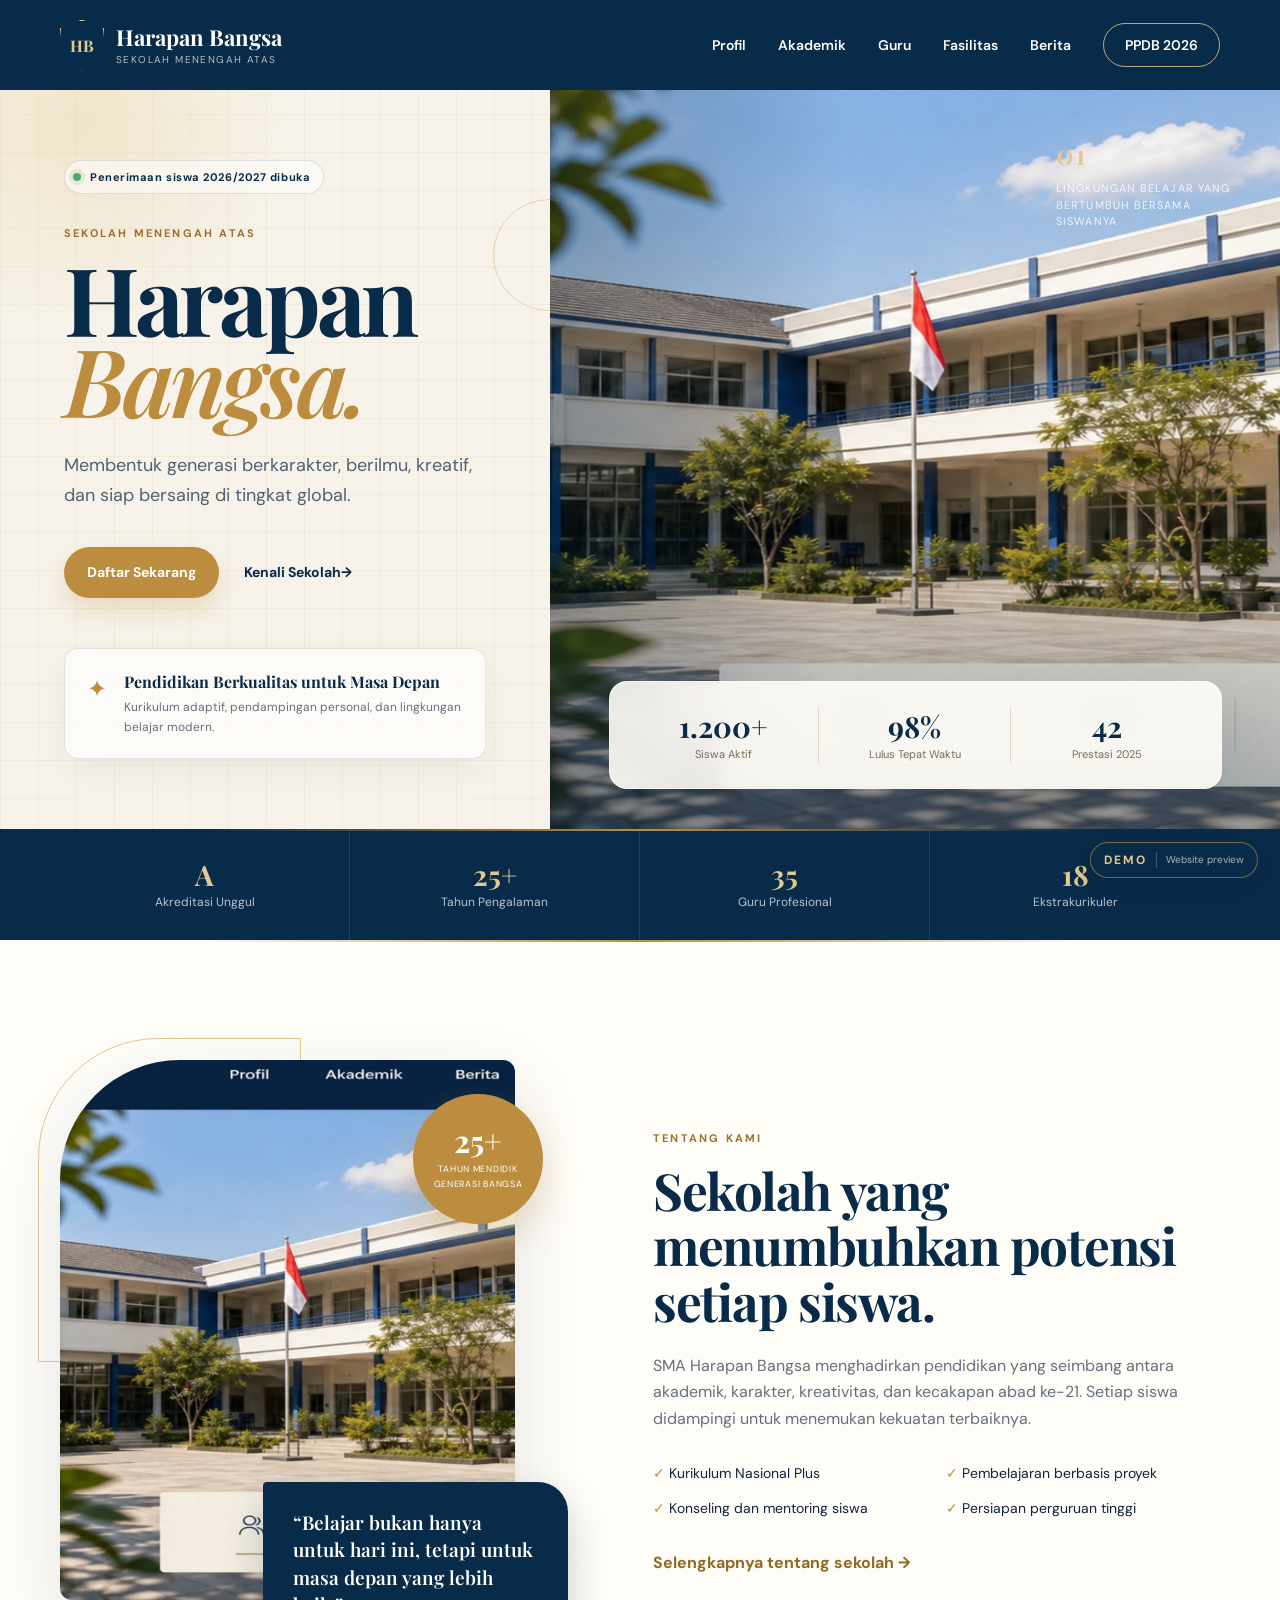
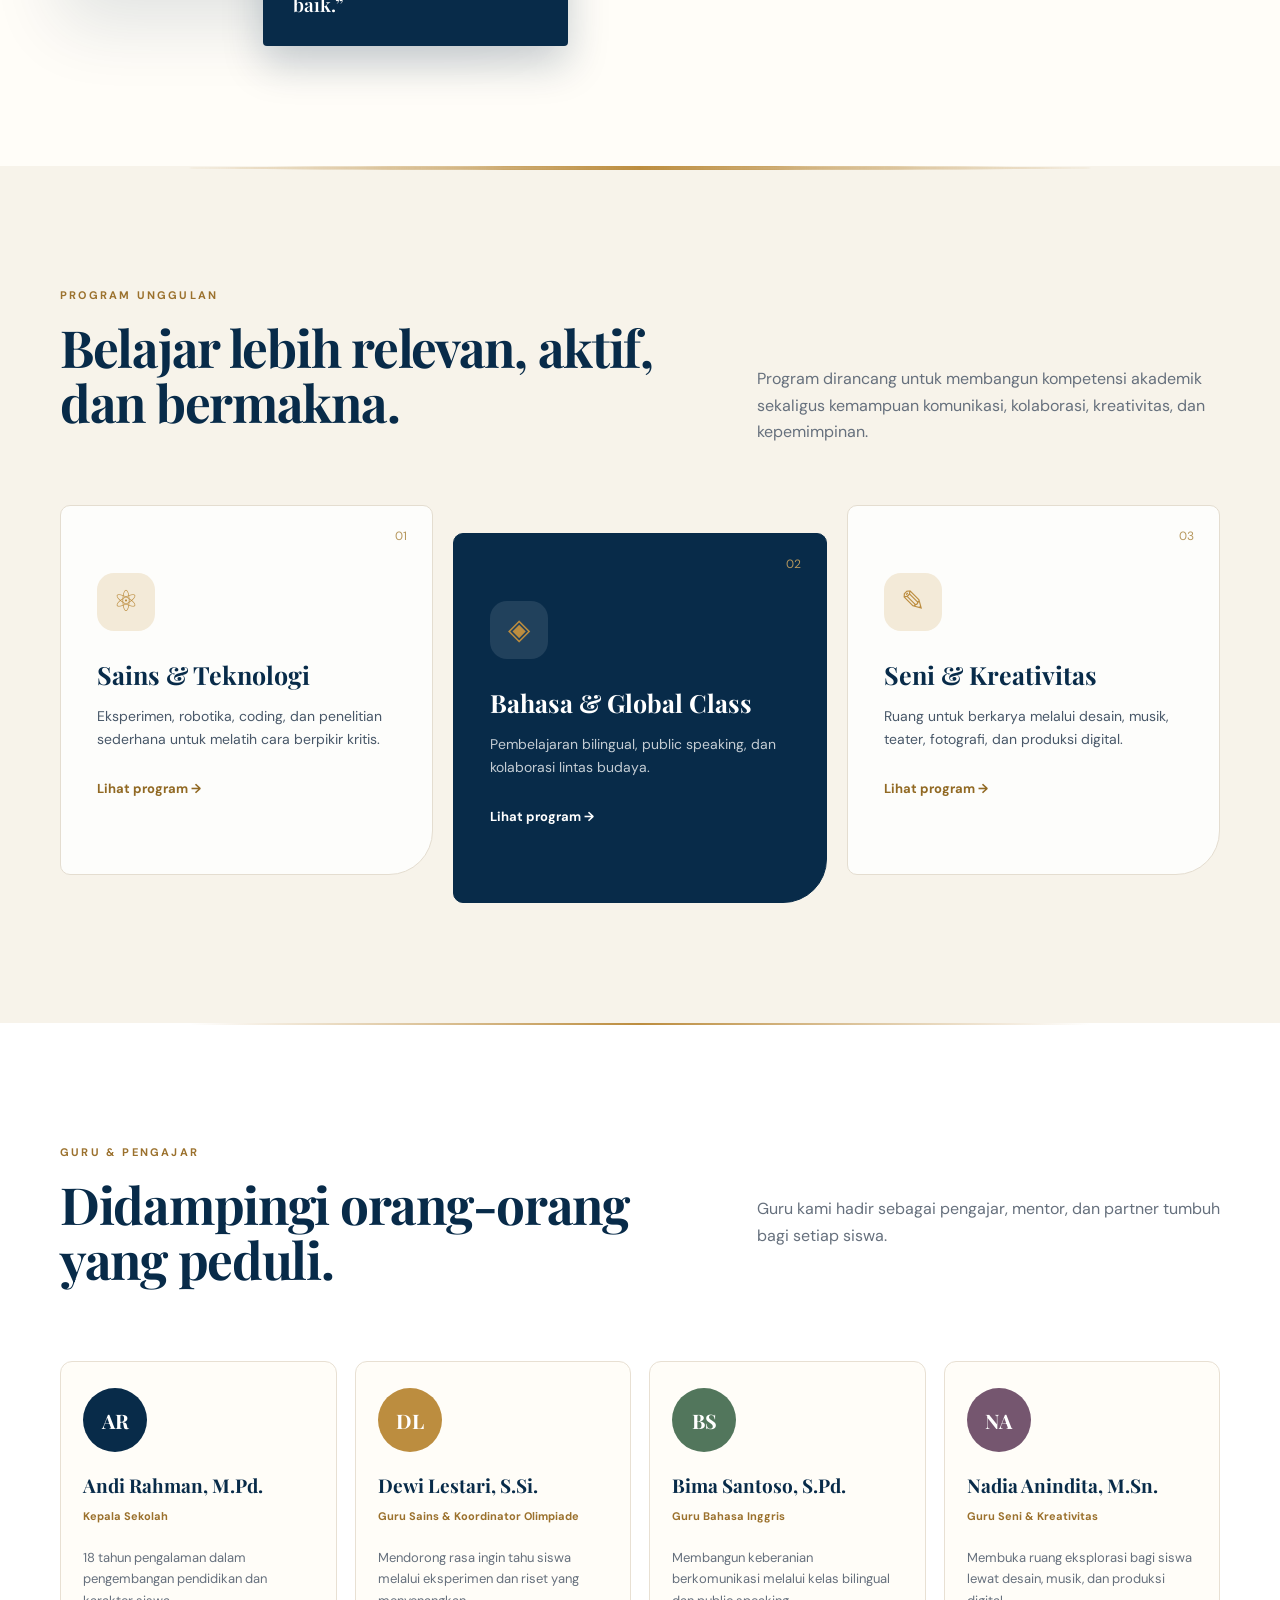
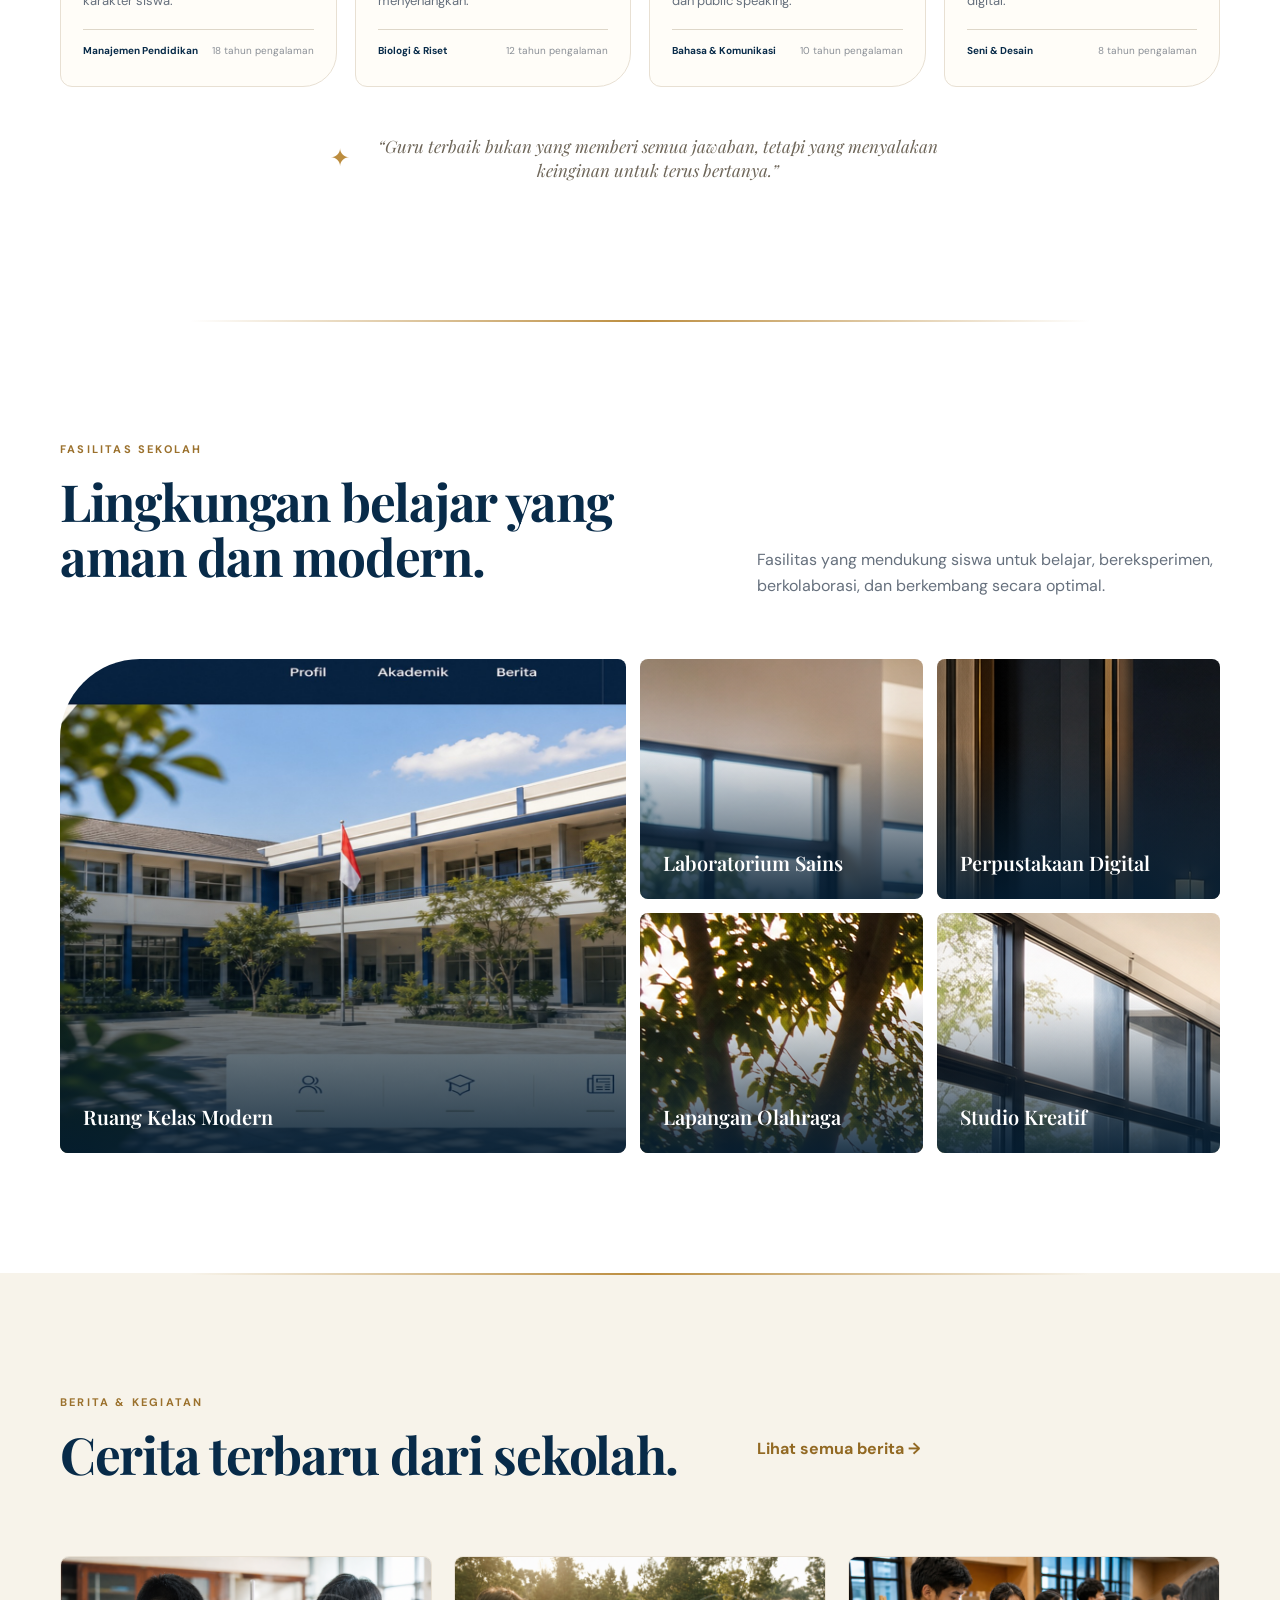
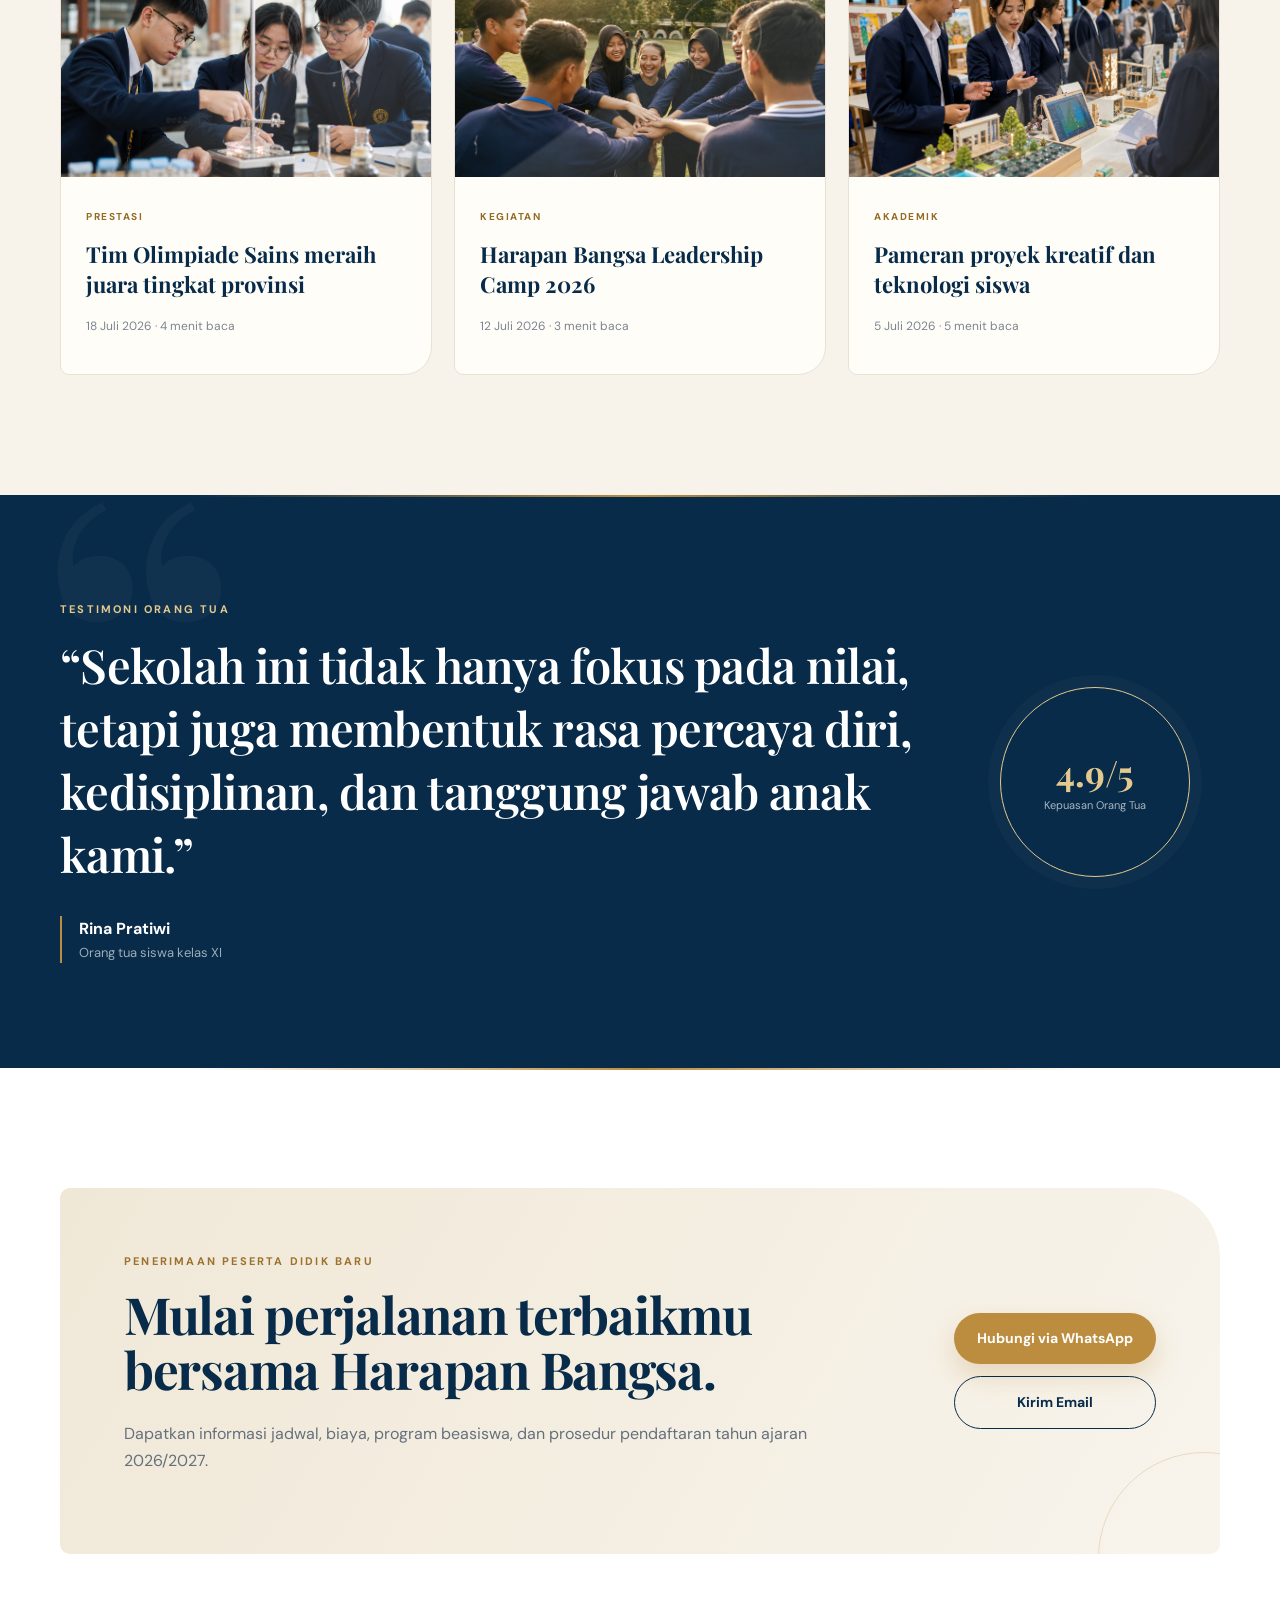
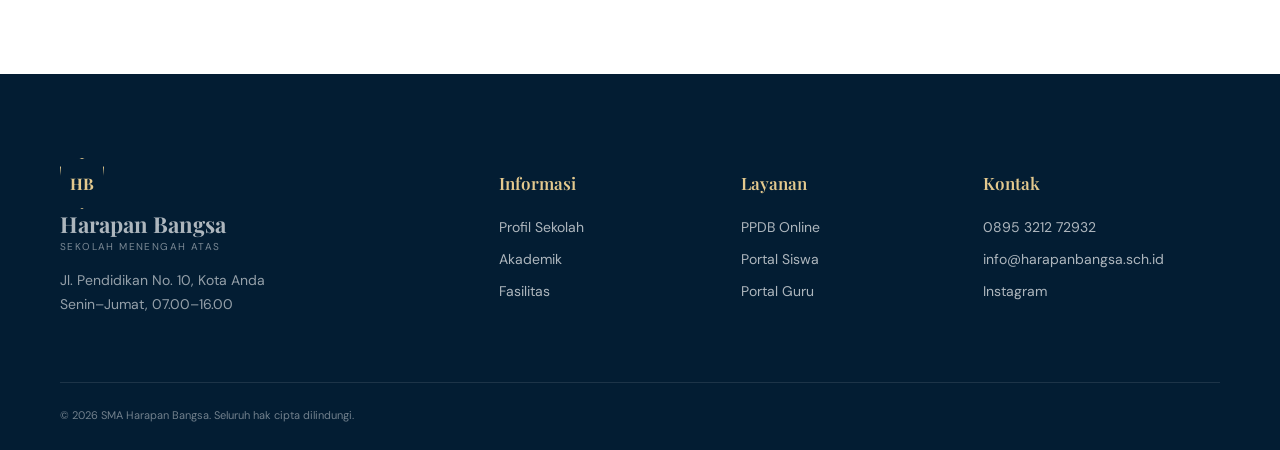
<file: index.html>
<!DOCTYPE html>
<html lang="id">
<head>
  <meta charset="UTF-8" />
  <meta name="viewport" content="width=device-width, initial-scale=1.0" />
  <meta name="description" content="Website resmi SMA Harapan Bangsa — sekolah modern, berkarakter, dan berprestasi." />
  <title>SMA Harapan Bangsa</title>
  <link rel="preconnect" href="https://fonts.googleapis.com">
  <link rel="preconnect" href="https://fonts.gstatic.com" crossorigin>
  <link href="https://fonts.googleapis.com/css2?family=DM+Sans:wght@400;500;600;700&family=Playfair+Display:wght@600;700&display=swap" rel="stylesheet">
  <link rel="stylesheet" href="style.css" />
  <link rel="stylesheet" href="public/animations.css?v=2" />
  <style>
    .site-header{backdrop-filter:none!important;-webkit-backdrop-filter:none!important}
    .demo-watermark{position:fixed;right:22px;bottom:22px;z-index:60;display:flex;align-items:center;gap:9px;padding:9px 13px;border:1px solid rgba(188,141,63,.62);border-radius:999px;background:rgba(8,43,73,.84);color:#fff;box-shadow:0 8px 24px rgba(3,29,51,.18);backdrop-filter:blur(8px);pointer-events:none}.demo-watermark span{font:700 12px 'DM Sans',sans-serif;letter-spacing:.16em;color:var(--gold-soft)}.demo-watermark small{font-size:10px;color:rgba(255,255,255,.66);border-left:1px solid rgba(255,255,255,.22);padding-left:9px}@media(max-width:640px){.demo-watermark{right:12px;bottom:12px;padding:7px 10px}.demo-watermark small{display:none}}
    .news-image{background-size:cover;background-position:center}
    .teachers{background:#fff}.teacher-grid{display:grid;grid-template-columns:repeat(4,1fr);gap:18px}.teacher-card{padding:26px 22px;background:var(--paper);border:1px solid #e8e0d3;border-radius:12px 12px 34px 12px;transition:.3s}.teacher-card:hover{transform:translateY(-7px);box-shadow:var(--shadow)}.teacher-avatar{width:64px;height:64px;border-radius:50%;display:grid;place-items:center;color:#fff;font:700 20px 'Playfair Display',serif;margin-bottom:20px}.avatar-navy{background:var(--navy)}.avatar-gold{background:var(--gold)}.avatar-green{background:#52765c}.avatar-plum{background:#75566f}.teacher-card h3{font:700 19px 'Playfair Display',serif;color:var(--navy);margin:0 0 4px}.teacher-card span{font-size:11px;line-height:1.4;color:#9b712d;font-weight:700}.teacher-card p{font-size:13px;color:var(--muted);margin:18px 0}.teacher-meta{border-top:1px solid var(--line);padding-top:13px;display:flex;justify-content:space-between;gap:10px}.teacher-meta b,.teacher-meta small{font-size:10px}.teacher-meta b{color:var(--navy)}.teacher-meta small{color:#8a8f96;text-align:right}.teacher-note{margin:30px auto 0;max-width:620px;display:flex;gap:15px;align-items:center;justify-content:center;text-align:center;color:#6e6659}.teacher-note span{color:var(--gold);font-size:24px}.teacher-note p{font:italic 17px/1.45 'Playfair Display',serif}@media(max-width:960px){.teacher-grid{grid-template-columns:1fr 1fr}}@media(max-width:640px){.teacher-grid{grid-template-columns:1fr}.teacher-note{align-items:flex-start;text-align:left}}
    .site-header::after{content:"";position:absolute;inset:0;background:#082b49;z-index:0;pointer-events:none}
    .site-header .navbar{position:relative;z-index:2}
    @media(max-width:960px){.site-header{overflow:visible}.site-header::after{height:78px}}
  </style>
</head>
<body>
  <div class="demo-watermark" aria-hidden="true"><span>DEMO</span><small>Website preview</small></div>
  <header class="site-header" id="top">
    <div class="container navbar">
      <a href="#top" class="brand" aria-label="SMA Harapan Bangsa">
        <div class="brand-mark" data-school="initials">HB</div>
        <div>
          <strong data-school="shortName">Harapan Bangsa</strong>
          <span data-school="level">Sekolah Menengah Atas</span>
        </div>
      </a>

      <button class="menu-toggle" aria-label="Buka menu" aria-expanded="false">
        <span></span><span></span><span></span>
      </button>

      <nav class="nav-menu">
        <a href="#profil">Profil</a>
        <a href="#program">Akademik</a>
        <a href="#guru">Guru</a>
        <a href="#fasilitas">Fasilitas</a>
        <a href="#berita">Berita</a>
        <a href="#kontak" class="nav-cta">PPDB 2026</a>
      </nav>
    </div>
  </header>

  <main>
    <section class="hero">
      <div class="hero-copy">
        <div class="hero-kicker"><span></span> Penerimaan siswa 2026/2027 dibuka</div>
        <div class="eyebrow">Sekolah Menengah Atas</div>
        <h1>Harapan <span>Bangsa.</span></h1>
        <p data-school="tagline">Membentuk generasi berkarakter, berilmu, kreatif, dan siap bersaing di tingkat global.</p>
        <div class="hero-actions">
          <a href="#kontak" class="btn btn-primary">Daftar Sekarang</a>
          <a href="#profil" class="btn btn-link">Kenali Sekolah <span>→</span></a>
        </div>

        <div class="mini-feature">
          <div class="mini-icon">✦</div>
          <div>
            <strong>Pendidikan Berkualitas untuk Masa Depan</strong>
            <span>Kurikulum adaptif, pendampingan personal, dan lingkungan belajar modern.</span>
          </div>
        </div>
      </div>

      <div class="hero-visual">
        <div class="hero-overlay"></div>
        <div class="hero-caption"><span>01</span> Lingkungan belajar yang bertumbuh bersama siswanya</div>
        <div class="floating-card">
          <div><strong>1.200+</strong><span>Siswa Aktif</span></div>
          <div><strong>98%</strong><span>Lulus Tepat Waktu</span></div>
          <div><strong>42</strong><span>Prestasi 2025</span></div>
        </div>
      </div>
    </section>

    <section class="trust-strip">
      <div class="container trust-grid">
        <div><strong>A</strong><span>Akreditasi Unggul</span></div>
        <div><strong>25+</strong><span>Tahun Pengalaman</span></div>
        <div><strong>35</strong><span>Guru Profesional</span></div>
        <div><strong>18</strong><span>Ekstrakurikuler</span></div>
      </div>
    </section>

    <section class="section about" id="profil">
      <div class="container two-col">
        <div class="image-stack">
          <img src="assets/school-thumb.jpg" alt="Lingkungan SMA Harapan Bangsa">
          <div class="experience-badge"><strong>25+</strong><span>tahun mendidik<br>generasi bangsa</span></div>
          <div class="quote-card">“Belajar bukan hanya untuk hari ini, tetapi untuk masa depan yang lebih baik.”</div>
        </div>
        <div class="section-copy">
          <div class="eyebrow">Tentang Kami</div>
          <h2>Sekolah yang menumbuhkan potensi setiap siswa.</h2>
          <p>SMA Harapan Bangsa menghadirkan pendidikan yang seimbang antara akademik, karakter, kreativitas, dan kecakapan abad ke-21. Setiap siswa didampingi untuk menemukan kekuatan terbaiknya.</p>
          <div class="check-grid">
            <span>✓ Kurikulum Nasional Plus</span>
            <span>✓ Pembelajaran berbasis proyek</span>
            <span>✓ Konseling dan mentoring siswa</span>
            <span>✓ Persiapan perguruan tinggi</span>
          </div>
          <a href="#" class="text-link">Selengkapnya tentang sekolah →</a>
        </div>
      </div>
    </section>

    <section class="section programs" id="program">
      <div class="container">
        <div class="section-heading">
          <div>
            <div class="eyebrow">Program Unggulan</div>
            <h2>Belajar lebih relevan, aktif, dan bermakna.</h2>
          </div>
          <p>Program dirancang untuk membangun kompetensi akademik sekaligus kemampuan komunikasi, kolaborasi, kreativitas, dan kepemimpinan.</p>
        </div>

        <div class="card-grid">
          <article class="program-card">
            <span class="card-number">01</span>
            <div class="icon-box">⚛</div>
            <h3>Sains & Teknologi</h3>
            <p>Eksperimen, robotika, coding, dan penelitian sederhana untuk melatih cara berpikir kritis.</p>
            <a href="#">Lihat program →</a>
          </article>
          <article class="program-card featured">
            <span class="card-number">02</span>
            <div class="icon-box">◈</div>
            <h3>Bahasa & Global Class</h3>
            <p>Pembelajaran bilingual, public speaking, dan kolaborasi lintas budaya.</p>
            <a href="#">Lihat program →</a>
          </article>
          <article class="program-card">
            <span class="card-number">03</span>
            <div class="icon-box">✎</div>
            <h3>Seni & Kreativitas</h3>
            <p>Ruang untuk berkarya melalui desain, musik, teater, fotografi, dan produksi digital.</p>
            <a href="#">Lihat program →</a>
          </article>
        </div>
      </div>
    </section>

    <section class="section teachers" id="guru">
      <div class="container">
        <div class="section-heading compact">
          <div>
            <div class="eyebrow">Guru & Pengajar</div>
            <h2>Didampingi orang-orang yang peduli.</h2>
          </div>
          <p>Guru kami hadir sebagai pengajar, mentor, dan partner tumbuh bagi setiap siswa.</p>
        </div>
        <div class="teacher-grid">
          <article class="teacher-card"><div class="teacher-avatar avatar-navy">AR</div><div><h3>Andi Rahman, M.Pd.</h3><span>Kepala Sekolah</span></div><p>18 tahun pengalaman dalam pengembangan pendidikan dan karakter siswa.</p><div class="teacher-meta"><b>Manajemen Pendidikan</b><small>18 tahun pengalaman</small></div></article>
          <article class="teacher-card"><div class="teacher-avatar avatar-gold">DL</div><div><h3>Dewi Lestari, S.Si.</h3><span>Guru Sains & Koordinator Olimpiade</span></div><p>Mendorong rasa ingin tahu siswa melalui eksperimen dan riset yang menyenangkan.</p><div class="teacher-meta"><b>Biologi & Riset</b><small>12 tahun pengalaman</small></div></article>
          <article class="teacher-card"><div class="teacher-avatar avatar-green">BS</div><div><h3>Bima Santoso, S.Pd.</h3><span>Guru Bahasa Inggris</span></div><p>Membangun keberanian berkomunikasi melalui kelas bilingual dan public speaking.</p><div class="teacher-meta"><b>Bahasa & Komunikasi</b><small>10 tahun pengalaman</small></div></article>
          <article class="teacher-card"><div class="teacher-avatar avatar-plum">NA</div><div><h3>Nadia Anindita, M.Sn.</h3><span>Guru Seni & Kreativitas</span></div><p>Membuka ruang eksplorasi bagi siswa lewat desain, musik, dan produksi digital.</p><div class="teacher-meta"><b>Seni & Desain</b><small>8 tahun pengalaman</small></div></article>
        </div>
        <div class="teacher-note"><span>✦</span><p>“Guru terbaik bukan yang memberi semua jawaban, tetapi yang menyalakan keinginan untuk terus bertanya.”</p></div>
      </div>
    </section>

    <section class="section facilities" id="fasilitas">
      <div class="container">
        <div class="section-heading">
          <div>
            <div class="eyebrow">Fasilitas Sekolah</div>
            <h2>Lingkungan belajar yang aman dan modern.</h2>
          </div>
          <p>Fasilitas yang mendukung siswa untuk belajar, bereksperimen, berkolaborasi, dan berkembang secara optimal.</p>
        </div>

        <div class="facility-grid">
          <div class="facility large" style="background-image:url('assets/hero-school.jpg')">
            <span>Ruang Kelas Modern</span>
          </div>
          <div class="facility tone-one" style="background-image:url('assets/facility-lab.png')"><span>Laboratorium Sains</span></div>
          <div class="facility tone-two" style="background-image:url('assets/facility-library.png')"><span>Perpustakaan Digital</span></div>
          <div class="facility tone-three" style="background-image:url('assets/facility-sports.png')"><span>Lapangan Olahraga</span></div>
          <div class="facility tone-four" style="background-image:url('assets/facility-studio.png')"><span>Studio Kreatif</span></div>
        </div>
      </div>
    </section>

    <section class="section news" id="berita">
      <div class="container">
        <div class="section-heading compact">
          <div>
            <div class="eyebrow">Berita & Kegiatan</div>
            <h2>Cerita terbaru dari sekolah.</h2>
          </div>
          <a href="#" class="text-link">Lihat semua berita →</a>
        </div>

        <div class="news-grid">
          <article class="news-card">
            <div class="news-image visual-one" style="background-image:url('assets/news-olimpiade.png')"></div>
            <div class="news-content">
              <span class="news-tag">Prestasi</span>
              <h3>Tim Olimpiade Sains meraih juara tingkat provinsi</h3>
              <p>18 Juli 2026 · 4 menit baca</p>
            </div>
          </article>
          <article class="news-card">
            <div class="news-image visual-two" style="background-image:url('assets/news-leadership.png')"></div>
            <div class="news-content">
              <span class="news-tag">Kegiatan</span>
              <h3>Harapan Bangsa Leadership Camp 2026</h3>
              <p>12 Juli 2026 · 3 menit baca</p>
            </div>
          </article>
          <article class="news-card">
            <div class="news-image visual-three" style="background-image:url('assets/news-pameran.png')"></div>
            <div class="news-content">
              <span class="news-tag">Akademik</span>
              <h3>Pameran proyek kreatif dan teknologi siswa</h3>
              <p>5 Juli 2026 · 5 menit baca</p>
            </div>
          </article>
        </div>
      </div>
    </section>

    <section class="testimonial">
      <div class="container testimonial-wrap">
        <div>
          <div class="eyebrow light">Testimoni Orang Tua</div>
          <blockquote>“Sekolah ini tidak hanya fokus pada nilai, tetapi juga membentuk rasa percaya diri, kedisiplinan, dan tanggung jawab anak kami.”</blockquote>
          <div class="person"><strong>Rina Pratiwi</strong><span>Orang tua siswa kelas XI</span></div>
        </div>
        <div class="testimonial-badge">
          <strong>4.9/5</strong>
          <span>Kepuasan Orang Tua</span>
        </div>
      </div>
    </section>

    <section class="section contact" id="kontak">
      <div class="container contact-box">
        <div>
          <div class="eyebrow">Penerimaan Peserta Didik Baru</div>
          <h2>Mulai perjalanan terbaikmu bersama Harapan Bangsa.</h2>
          <p>Dapatkan informasi jadwal, biaya, program beasiswa, dan prosedur pendaftaran tahun ajaran 2026/2027.</p>
        </div>
        <div class="contact-actions">
          <a href="https://wa.me/62895321272932" class="btn btn-primary">Hubungi via WhatsApp</a>
          <a href="mailto:info@harapanbangsa.sch.id" class="btn btn-outline">Kirim Email</a>
        </div>
      </div>
    </section>
  </main>

  <footer>
    <div class="container footer-grid">
      <div>
        <a href="#top" class="brand footer-brand">
          <div class="brand-mark">HB</div>
          <div><strong>Harapan Bangsa</strong><span>Sekolah Menengah Atas</span></div>
        </a>
        <p>Jl. Pendidikan No. 10, Kota Anda<br>Senin–Jumat, 07.00–16.00</p>
      </div>
      <div><h4>Informasi</h4><a href="#profil">Profil Sekolah</a><a href="#program">Akademik</a><a href="#fasilitas">Fasilitas</a></div>
      <div><h4>Layanan</h4><a href="#kontak">PPDB Online</a><a href="#">Portal Siswa</a><a href="#">Portal Guru</a></div>
      <div><h4>Kontak</h4><a href="tel:+62895321272932">0895 3212 72932</a><a href="mailto:info@harapanbangsa.sch.id">info@harapanbangsa.sch.id</a><a href="#">Instagram</a></div>
    </div>
    <div class="container copyright">© 2026 SMA Harapan Bangsa. Seluruh hak cipta dilindungi.</div>
  </footer>

  <script src="data/site-config.js"></script>
  <script src="script.js"></script>
  <script src="public/section-animations.js?v=3"></script>
  <script src="public/mobile-nav.js?v=3"></script>
</body>
</html>
</file>
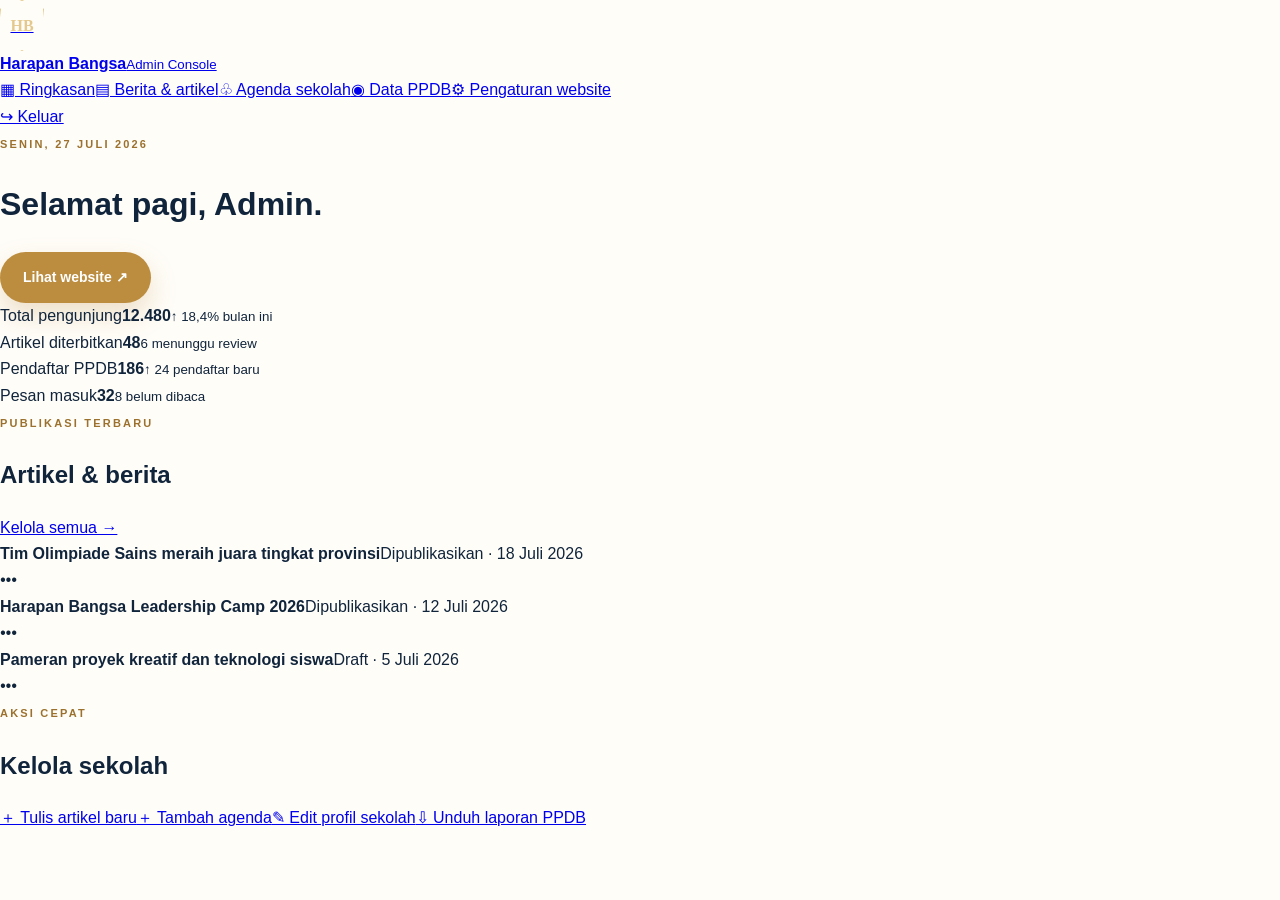
<file: dashboard.html>
<!doctype html><html lang="id"><head><meta charset="utf-8"><meta name="viewport" content="width=device-width,initial-scale=1"><title>Dashboard Sekolah</title><link rel="stylesheet" href="style.css"></head><body class="dashboard-page"><aside class="dash-sidebar"><a class="auth-brand" href="index.html"><span class="brand-mark">HB</span><span><b>Harapan Bangsa</b><small>Admin Console</small></span></a><nav><a class="active" href="#">▦ Ringkasan</a><a href="#">▤ Berita & artikel</a><a href="#">♧ Agenda sekolah</a><a href="#">◉ Data PPDB</a><a href="#">⚙ Pengaturan website</a></nav><a class="dash-logout" href="login.html">↪ Keluar</a></aside><main class="dash-main"><header class="dash-top"><div><span class="eyebrow">Senin, 27 Juli 2026</span><h1>Selamat pagi, Admin.</h1></div><a class="btn btn-primary" href="index.html">Lihat website ↗</a></header><div class="dash-stats"><article><span>Total pengunjung</span><strong>12.480</strong><small>↑ 18,4% bulan ini</small></article><article><span>Artikel diterbitkan</span><strong>48</strong><small>6 menunggu review</small></article><article><span>Pendaftar PPDB</span><strong>186</strong><small>↑ 24 pendaftar baru</small></article><article><span>Pesan masuk</span><strong>32</strong><small>8 belum dibaca</small></article></div><section class="dash-grid"><article class="dash-panel"><div class="panel-head"><div><span class="eyebrow">Publikasi terbaru</span><h2>Artikel & berita</h2></div><a href="#">Kelola semua →</a></div><div class="activity"><div class="activity-thumb news-one"></div><div><b>Tim Olimpiade Sains meraih juara tingkat provinsi</b><span>Dipublikasikan · 18 Juli 2026</span></div><i>•••</i></div><div class="activity"><div class="activity-thumb news-two"></div><div><b>Harapan Bangsa Leadership Camp 2026</b><span>Dipublikasikan · 12 Juli 2026</span></div><i>•••</i></div><div class="activity"><div class="activity-thumb news-three"></div><div><b>Pameran proyek kreatif dan teknologi siswa</b><span>Draft · 5 Juli 2026</span></div><i>•••</i></div></article><article class="dash-panel quick"><span class="eyebrow">Aksi cepat</span><h2>Kelola sekolah</h2><a href="#">＋ Tulis artikel baru</a><a href="#">＋ Tambah agenda</a><a href="#">✎ Edit profil sekolah</a><a href="#">⇩ Unduh laporan PPDB</a></article></section></main></body></html>
</file>
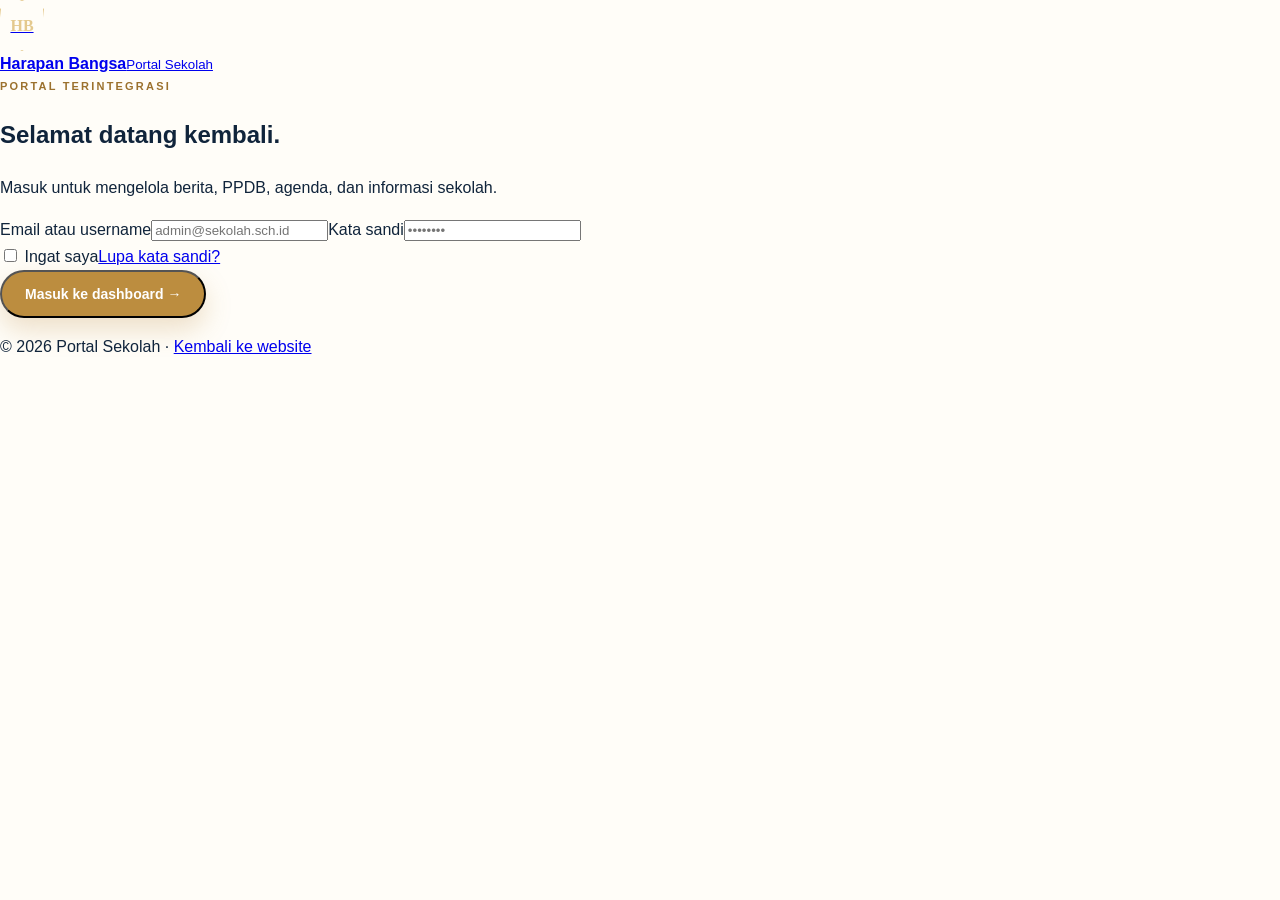
<file: login.html>
<!doctype html><html lang="id"><head><meta charset="utf-8"><meta name="viewport" content="width=device-width,initial-scale=1"><title>Masuk Portal Sekolah</title><link rel="stylesheet" href="style.css"></head><body class="auth-page"><main class="auth-shell"><a class="auth-brand" href="index.html"><span class="brand-mark">HB</span><span><b>Harapan Bangsa</b><small>Portal Sekolah</small></span></a><section class="auth-card"><div class="eyebrow">Portal terintegrasi</div><h1>Selamat datang kembali.</h1><p class="auth-subtitle">Masuk untuk mengelola berita, PPDB, agenda, dan informasi sekolah.</p><form onsubmit="event.preventDefault();location.href='dashboard.html'"><label>Email atau username<input type="text" required placeholder="admin@sekolah.sch.id"></label><label>Kata sandi<input type="password" required placeholder="••••••••"></label><div class="auth-row"><label class="check"><input type="checkbox"> Ingat saya</label><a href="#">Lupa kata sandi?</a></div><button class="btn btn-primary" type="submit">Masuk ke dashboard →</button></form></section><p class="auth-foot">© 2026 Portal Sekolah · <a href="index.html">Kembali ke website</a></p></main></body></html>
</file>
<file: style.css>
:root{--navy:#082b49;--navy-deep:#031d33;--gold:#bc8d3f;--gold-soft:#e4c98e;--cream:#f7f3ea;--paper:#fffdf8;--ink:#10243b;--muted:#66707d;--line:#ded7c9;--shadow:0 24px 70px rgba(8,43,73,.12)}
*{box-sizing:border-box}html{scroll-behavior:smooth;scroll-padding-top:88px}body{margin:0;color:var(--ink);background:var(--paper);font-family:'DM Sans',sans-serif;line-height:1.65;overflow-x:hidden}.container{width:min(1160px,calc(100% - 48px));margin:auto}a{transition:color .25s,background .25s,transform .25s,border-color .25s}::selection{background:var(--gold-soft);color:var(--navy-deep)}
.site-header{position:fixed;inset:0 0 auto;z-index:50;color:#fff;background:linear-gradient(180deg,rgba(3,29,51,.82),transparent);transition:.35s;isolation:isolate;overflow:hidden}.site-header.scrolled{background:rgba(3,29,51,.96);box-shadow:0 10px 35px rgba(0,0,0,.12);backdrop-filter:blur(14px)}.navbar{min-height:90px;display:flex;align-items:center;justify-content:space-between;position:relative;z-index:1}.brand{display:flex;align-items:center;gap:12px;color:inherit;text-decoration:none}.brand-mark{width:44px;height:51px;border:1.5px solid var(--gold-soft);display:grid;place-items:center;color:var(--gold-soft);font:700 16px 'Playfair Display',serif;clip-path:polygon(50% 0,100% 17%,92% 80%,50% 100%,8% 80%,0 17%)}.brand strong{font:700 22px 'Playfair Display',serif;display:block}.brand span{display:block;font-size:10px;letter-spacing:.14em;text-transform:uppercase;opacity:.7}.nav-menu{display:flex;align-items:center;gap:32px}.nav-menu a{color:#fff;text-decoration:none;font-size:14px;font-weight:600;position:relative;line-height:1;white-space:nowrap}.nav-menu a:not(.nav-cta){padding:14px 0}.nav-menu a:not(.nav-cta):hover{color:var(--gold-soft)}.nav-cta{padding:14px 21px;border:1px solid rgba(228,201,142,.8);border-radius:99px}.nav-cta:hover{background:var(--gold);border-color:var(--gold)}.menu-toggle{display:none;background:none;border:0;padding:8px}.menu-toggle span{display:block;width:26px;height:2px;background:#fff;margin:6px;border-radius:2px}
.hero{min-height:820px;display:grid;grid-template-columns:minmax(410px,43%) 1fr;background:var(--cream);position:relative}.hero-copy{padding:160px max(5vw,48px) 70px;display:flex;flex-direction:column;justify-content:center;position:relative;z-index:2;background:radial-gradient(circle at 15% 15%,rgba(228,201,142,.33),transparent 25%),linear-gradient(rgba(188,141,63,.07) 1px,transparent 1px),linear-gradient(90deg,rgba(188,141,63,.07) 1px,transparent 1px);background-size:auto,38px 38px,38px 38px}.hero-copy:after{content:"";position:absolute;width:110px;height:110px;border:1px solid rgba(188,141,63,.3);border-radius:50%;right:-55px;top:24%;z-index:3}.hero-kicker{width:max-content;display:flex;align-items:center;gap:9px;margin-bottom:30px;padding:7px 13px 7px 8px;border:1px solid rgba(8,43,73,.13);border-radius:99px;background:rgba(255,255,255,.55);font-size:11px;font-weight:700;letter-spacing:.05em;color:var(--navy)}.hero-kicker span{width:8px;height:8px;border-radius:50%;background:#58a572;box-shadow:0 0 0 4px rgba(88,165,114,.15)}.eyebrow{text-transform:uppercase;letter-spacing:.2em;font-size:11px;font-weight:700;color:#9b712d;margin-bottom:16px}.hero h1{font:700 clamp(66px,7.4vw,116px)/.85 'Playfair Display',serif;letter-spacing:-.045em;margin:0 0 32px;color:var(--navy);max-width:620px}.hero h1 span{display:block;color:var(--gold);font-style:italic;font-weight:600}.hero-copy>p{font-size:18px;max-width:500px;color:#526171;margin:0}.hero-actions{display:flex;gap:25px;align-items:center;margin:36px 0 50px}.btn{display:inline-flex;align-items:center;justify-content:center;padding:14px 23px;border-radius:99px;text-decoration:none;font-weight:700;font-size:14px}.btn-primary{background:var(--gold);color:#fff;box-shadow:0 12px 26px rgba(188,141,63,.25)}.btn-primary:hover{transform:translateY(-3px);background:#a97b31;box-shadow:0 16px 30px rgba(188,141,63,.35)}.btn-link{color:var(--navy);padding-inline:0}.btn-link span,.text-link{transition:.25s}.btn-link:hover span{transform:translateX(5px)}.mini-feature{display:flex;gap:17px;padding:20px 22px;border:1px solid rgba(8,43,73,.11);border-radius:14px;background:rgba(255,255,255,.65);max-width:440px;box-shadow:0 12px 36px rgba(8,43,73,.06)}.mini-feature strong,.mini-feature span{display:block}.mini-feature strong{font-family:'Playfair Display',serif;color:var(--navy)}.mini-feature span{font-size:12px;color:var(--muted);margin-top:3px}.mini-icon{font-size:24px;color:var(--gold)}.hero-visual{background:url('assets/hero-school.jpg') center/cover;position:relative;min-width:0}.hero-overlay{position:absolute;inset:0;background:linear-gradient(90deg,rgba(3,29,51,.28),transparent 40%),linear-gradient(0deg,rgba(3,29,51,.35),transparent 45%)}.hero-caption{position:absolute;right:34px;top:135px;width:190px;color:rgba(255,255,255,.85);font-size:11px;line-height:1.5;text-transform:uppercase;letter-spacing:.1em}.hero-caption span{display:block;color:var(--gold-soft);font:600 28px 'Playfair Display',serif;margin-bottom:8px}.floating-card{position:absolute;left:8%;right:8%;bottom:40px;display:grid;grid-template-columns:repeat(3,1fr);padding:25px 18px;border:1px solid rgba(255,255,255,.55);border-radius:18px;background:rgba(255,253,248,.9);box-shadow:var(--shadow);backdrop-filter:blur(12px)}.floating-card div{text-align:center;border-right:1px solid var(--line)}.floating-card div:last-child{border:0}.floating-card strong,.floating-card span{display:block}.floating-card strong{font:700 29px 'Playfair Display',serif;color:var(--navy)}.floating-card span{font-size:11px;color:#776c5b}
.trust-strip{background:var(--navy);color:#fff;position:relative}.trust-grid{display:grid;grid-template-columns:repeat(4,1fr)}.trust-grid div{padding:27px;text-align:center;border-right:1px solid rgba(255,255,255,.1)}.trust-grid div:last-child{border:0}.trust-grid strong,.trust-grid span{display:block}.trust-grid strong{font:700 28px 'Playfair Display',serif;color:var(--gold-soft)}.trust-grid span{font-size:12px;opacity:.72}
.section{padding:120px 0}.two-col{display:grid;grid-template-columns:.92fr 1.08fr;gap:110px;align-items:center}.image-stack{position:relative;padding:0 28px 38px 0}.image-stack:before{content:"";position:absolute;left:-22px;top:-22px;width:54%;height:55%;border:1px solid var(--gold-soft);border-radius:120px 0 0 0}.image-stack img{position:relative;width:100%;height:540px;border-radius:120px 12px 12px 12px;object-fit:cover;box-shadow:var(--shadow)}.experience-badge{position:absolute;right:0;top:34px;width:130px;height:130px;border-radius:50%;display:grid;place-content:center;text-align:center;color:#fff;background:var(--gold);box-shadow:0 16px 35px rgba(188,141,63,.28)}.experience-badge strong{font:700 31px 'Playfair Display',serif;line-height:1}.experience-badge span{font-size:9px;text-transform:uppercase;letter-spacing:.08em;margin-top:6px}.quote-card{position:absolute;right:-25px;bottom:0;width:305px;background:var(--navy);color:#fff;padding:27px 30px;border-radius:4px 30px 4px 4px;font:600 19px/1.45 'Playfair Display',serif;box-shadow:0 18px 40px rgba(8,43,73,.22)}.section-copy h2,.section-heading h2,.contact h2{font:700 clamp(37px,4vw,57px)/1.08 'Playfair Display',serif;letter-spacing:-.025em;margin:0 0 24px;color:var(--navy)}.section-copy p,.section-heading p{color:var(--muted)}.check-grid{display:grid;grid-template-columns:1fr 1fr;gap:12px 18px;margin:30px 0}.check-grid span{font-size:14px}.check-grid span::first-letter{color:var(--gold)}.text-link{display:inline-block;color:#926923;font-weight:700;text-decoration:none}.text-link:hover{transform:translateX(5px);color:var(--navy)}
.programs{background:var(--cream);position:relative;overflow:hidden}.programs:after{content:"";position:absolute;width:430px;height:430px;border:1px solid rgba(188,141,63,.16);border-radius:50%;right:-210px;top:-210px}.section-heading{display:grid;grid-template-columns:1.15fr .85fr;gap:70px;align-items:end;margin-bottom:50px}.section-heading p{margin:0 0 9px}.card-grid{display:grid;grid-template-columns:repeat(3,1fr);gap:20px;align-items:start}.program-card{background:rgba(255,255,255,.82);padding:36px;min-height:370px;position:relative;border:1px solid #e4ddd0;border-radius:10px 10px 44px 10px;transition:.35s}.program-card:nth-child(2){margin-top:28px}.program-card:hover{transform:translateY(-9px);box-shadow:var(--shadow);border-color:transparent}.program-card.featured{background:var(--navy);color:#fff;border-color:var(--navy)}.program-card.featured h3,.program-card.featured a{color:#fff}.card-number{position:absolute;right:25px;top:21px;color:#b6975d;font-size:12px}.icon-box{width:58px;height:58px;display:grid;place-items:center;border-radius:17px;background:#f3ead8;font-size:29px;color:var(--gold);margin:31px 0 27px;transition:.3s}.featured .icon-box{background:rgba(255,255,255,.1)}.program-card:hover .icon-box{transform:rotate(-7deg) scale(1.06)}.program-card h3{font:700 25px 'Playfair Display',serif;color:var(--navy);margin-bottom:13px}.program-card p{opacity:.76;font-size:14px}.program-card a{display:inline-block;margin-top:13px;color:#916923;text-decoration:none;font-weight:700;font-size:13px}
.facilities{background:#fff}.facility-grid{display:grid;grid-template-columns:2fr 1fr 1fr;grid-auto-rows:240px;gap:14px}.facility{background-size:cover;background-position:center;position:relative;display:flex;align-items:end;padding:23px;border-radius:8px;overflow:hidden;transition:.35s}.facility:hover{transform:translateY(-5px);box-shadow:var(--shadow)}.facility:after{content:"";position:absolute;inset:0;background:linear-gradient(transparent 35%,rgba(3,29,51,.88))}.facility:before{content:"↗";position:absolute;z-index:3;right:18px;top:18px;width:35px;height:35px;display:grid;place-items:center;border-radius:50%;background:rgba(255,255,255,.86);color:var(--navy);opacity:0;transform:translateY(8px);transition:.3s}.facility:hover:before{opacity:1;transform:none}.facility span{position:relative;z-index:2;color:#fff;font:600 20px 'Playfair Display',serif}.facility.large{grid-row:span 2;border-radius:80px 8px 8px 8px}.tone-one{background:linear-gradient(135deg,#224d68,#84a9bb)}.tone-two{background:linear-gradient(135deg,#92703a,#d5b56c)}.tone-three{background:linear-gradient(135deg,#325b42,#84a873)}.tone-four{background:linear-gradient(135deg,#694d67,#ba8dac)}
.news{background:var(--cream)}.section-heading.compact{align-items:center}.news-grid{display:grid;grid-template-columns:repeat(3,1fr);gap:22px}.news-card{background:var(--paper);border:1px solid #e9e1d4;border-radius:9px 9px 28px 9px;overflow:hidden;transition:.35s}.news-card:hover{transform:translateY(-7px);box-shadow:var(--shadow)}.news-image{height:220px;position:relative;overflow:hidden}.news-image:after{content:"";position:absolute;inset:0;background:radial-gradient(circle at 72% 35%,transparent 0 38px,rgba(255,255,255,.16) 39px 40px,transparent 41px),linear-gradient(145deg,transparent 52%,rgba(255,255,255,.12) 53%)}.visual-one{background:linear-gradient(135deg,#173a59,#d0ad68)}.visual-two{background:linear-gradient(135deg,#47634e,#adc18e)}.visual-three{background:linear-gradient(135deg,#6e4f68,#c49a7b)}.news-content{padding:25px}.news-tag{font-size:10px;text-transform:uppercase;letter-spacing:.15em;color:#936a26;font-weight:700}.news-card h3{font:700 22px/1.35 'Playfair Display',serif;color:var(--navy);margin:12px 0 17px}.news-card p{font-size:12px;color:#7c8490}
.testimonial{padding:105px 0;background:var(--navy);color:#fff;position:relative;overflow:hidden}.testimonial:before{content:'“';position:absolute;left:3%;top:-145px;font:700 430px 'Playfair Display',serif;color:rgba(255,255,255,.035)}.testimonial-wrap{display:grid;grid-template-columns:1fr 220px;gap:70px;align-items:center;position:relative}.eyebrow.light{color:var(--gold-soft)}.testimonial blockquote{font:600 clamp(29px,4vw,47px)/1.34 'Playfair Display',serif;margin:0 0 30px;letter-spacing:-.015em}.person{padding-left:17px;border-left:2px solid var(--gold)}.person strong,.person span{display:block}.person span{opacity:.6;font-size:13px}.testimonial-badge{width:190px;height:190px;border:1px solid var(--gold-soft);border-radius:50%;display:grid;place-content:center;text-align:center;box-shadow:0 0 0 12px rgba(255,255,255,.025)}.testimonial-badge strong{font:700 36px 'Playfair Display',serif;color:var(--gold-soft)}.testimonial-badge span{font-size:11px;opacity:.65}
.contact{background:#fff}.contact-box{background:linear-gradient(120deg,#f0e8d7,#f8f4ec);padding:64px;border-radius:10px 70px 10px 10px;display:grid;grid-template-columns:1fr auto;gap:50px;align-items:center;position:relative;overflow:hidden}.contact-box:after{content:"";position:absolute;width:210px;height:210px;border:1px solid rgba(188,141,63,.25);border-radius:50%;right:-90px;bottom:-110px}.contact-box p{max-width:700px;color:var(--muted)}.contact-actions{display:flex;flex-direction:column;gap:12px;position:relative;z-index:2}.btn-outline{border:1px solid var(--navy);color:var(--navy)}.btn-outline:hover{background:var(--navy);color:#fff}
footer{background:var(--navy-deep);color:#fff;padding:75px 0 26px}.footer-grid{display:grid;grid-template-columns:2fr 1fr 1fr 1.2fr;gap:45px}.footer-brand{margin-bottom:22px}.footer-grid h4{color:var(--gold-soft);font:600 17px 'Playfair Display',serif}.footer-grid a{display:block;color:rgba(255,255,255,.68);text-decoration:none;margin:9px 0;font-size:14px}.footer-grid a:hover{color:var(--gold-soft);transform:translateX(3px)}.footer-grid p{color:rgba(255,255,255,.58);font-size:14px}.copyright{border-top:1px solid rgba(255,255,255,.1);margin-top:52px;padding-top:23px;font-size:11px;color:rgba(255,255,255,.44)}
.scroll-progress{position:absolute;left:0;right:0;bottom:0;height:2px;background:var(--gold-soft);transform:scaleX(0);transform-origin:left;z-index:4;will-change:transform}.hero-visual{background-position:center calc(50% + var(--hero-shift,0px))}.hero-caption,.floating-card{transform:translateY(calc(var(--hero-shift,0px) * -.35))}.reveal{opacity:0;transform:translateY(42px);filter:blur(5px);transition:opacity .85s cubic-bezier(.2,.7,.2,1) var(--delay,0ms),transform .85s cubic-bezier(.2,.7,.2,1) var(--delay,0ms),filter .7s ease var(--delay,0ms)}.reveal-left{transform:translateX(-55px)}.reveal-right{transform:translateX(55px)}.reveal-scale{transform:translateY(25px) scale(.94)}.reveal.is-visible{opacity:1;transform:none;filter:none}.trust-grid>div.reveal{transition-duration:.65s}.footer-grid>div.reveal{transform:translateY(24px)}.footer-grid>div.reveal.is-visible{transform:none}@media(prefers-reduced-motion:reduce){html{scroll-behavior:auto}.reveal{opacity:1;transform:none;filter:none;transition:none}.hero-visual{background-position:center}.hero-caption,.floating-card{transform:none}.scroll-progress{display:none}}
@media(max-width:960px){.nav-menu{display:none;position:absolute;top:82px;left:20px;right:20px;background:rgba(3,29,51,.98);padding:25px;border-radius:15px;flex-direction:column;align-items:flex-start;box-shadow:var(--shadow)}.nav-menu.open{display:flex}.menu-toggle{display:block}.hero{grid-template-columns:1fr;min-height:auto}.hero-copy{padding:140px 7vw 70px}.hero-copy:after{display:none}.hero-visual{min-height:560px}.two-col,.section-heading,.contact-box{grid-template-columns:1fr}.two-col{gap:80px}.quote-card{right:0}.card-grid,.news-grid{grid-template-columns:1fr 1fr}.program-card:nth-child(2){margin-top:0}.facility-grid{grid-template-columns:1fr 1fr}.facility.large{grid-row:span 1;grid-column:span 2;border-radius:60px 8px 8px 8px}.footer-grid{grid-template-columns:1fr 1fr}.contact-actions{flex-direction:row}.testimonial-wrap{grid-template-columns:1fr 180px}}
@media(max-width:640px){.container{width:min(100% - 30px,1160px)}.navbar{min-height:78px}.brand strong{font-size:19px}.brand-mark{width:39px;height:46px}.section{padding:82px 0}.hero-copy{padding:120px 24px 60px}.hero-kicker{font-size:10px}.hero h1{font-size:64px}.hero-copy>p{font-size:16px}.hero-actions{align-items:flex-start;flex-direction:column;gap:11px;margin-bottom:40px}.hero-visual{min-height:480px}.hero-caption{display:none}.floating-card{left:4%;right:4%;bottom:20px;padding:18px 8px}.floating-card strong{font-size:21px}.floating-card span{font-size:9px}.trust-grid{grid-template-columns:1fr 1fr}.trust-grid div:nth-child(2){border-right:0}.two-col{gap:68px}.image-stack{padding-right:0}.image-stack img{height:390px;border-radius:70px 8px 8px 8px}.experience-badge{width:105px;height:105px;right:-4px}.experience-badge strong{font-size:26px}.quote-card{position:relative;right:auto;bottom:auto;width:92%;margin:-42px auto 0;font-size:17px}.section-heading{gap:10px}.section-copy h2,.section-heading h2,.contact h2{font-size:38px}.check-grid,.card-grid,.news-grid{grid-template-columns:1fr}.facility-grid{grid-template-columns:1fr;grid-auto-rows:190px}.facility.large{grid-column:span 1;border-radius:55px 8px 8px 8px}.testimonial-wrap{grid-template-columns:1fr}.testimonial-badge{width:145px;height:145px}.contact-box{padding:38px 25px;border-radius:8px 45px 8px 8px}.contact-actions{flex-direction:column}.footer-grid{grid-template-columns:1fr}.program-card{min-height:auto}.news-image{height:190px}}
</file>
<file: public/animations.css>
.section-animate{position:relative}.section-animate:after{content:"";position:absolute;left:50%;top:0;width:0;height:2px;background:linear-gradient(90deg,transparent,var(--gold),transparent);transform:translateX(-50%);transition:width 1.1s ease .15s;pointer-events:none}.section-animate.section-visible:after{width:min(76%,900px)}.section-animate>.container{opacity:0;filter:blur(3px);transition:opacity .8s ease,filter .8s ease,transform .9s cubic-bezier(.2,.75,.2,1)}.section-animate[data-direction="up"]>.container{transform:translateY(38px)}.section-animate[data-direction="left"]>.container{transform:translateX(-36px)}.section-animate[data-direction="right"]>.container{transform:translateX(36px)}.section-animate.section-visible>.container{opacity:1;filter:none;transform:none}
.hero .hero-copy>*{opacity:0;transform:translateY(24px);transition:opacity .7s ease,transform .8s cubic-bezier(.2,.75,.2,1)}.hero.hero-visible .hero-copy>*{opacity:1;transform:none}.hero.hero-visible .hero-copy>*:nth-child(1){transition-delay:.08s}.hero.hero-visible .hero-copy>*:nth-child(2){transition-delay:.16s}.hero.hero-visible .hero-copy>*:nth-child(3){transition-delay:.24s}.hero.hero-visible .hero-copy>*:nth-child(4){transition-delay:.32s}.hero.hero-visible .hero-copy>*:nth-child(5){transition-delay:.4s}.hero.hero-visible .hero-copy>*:nth-child(6){transition-delay:.48s}.hero .hero-visual{opacity:0;transform:scale(1.035);transition:opacity 1.1s ease .18s,transform 1.4s cubic-bezier(.2,.75,.2,1) .18s}.hero.hero-visible .hero-visual{opacity:1;transform:none}
.article-hero .article-heading>*{opacity:0;transform:translateY(25px);transition:opacity .7s ease,transform .8s ease}.article-hero.hero-visible .article-heading>*{opacity:1;transform:none}.article-hero.hero-visible .article-heading>*:nth-child(2){transition-delay:.12s}.article-hero.hero-visible .article-heading>*:nth-child(3){transition-delay:.24s}
@media(prefers-reduced-motion:reduce){.section-animate>.container,.hero .hero-copy>*,.hero .hero-visual,.article-hero .article-heading>*{opacity:1;filter:none;transform:none;transition:none}.section-animate:after{display:none}}
</file>
